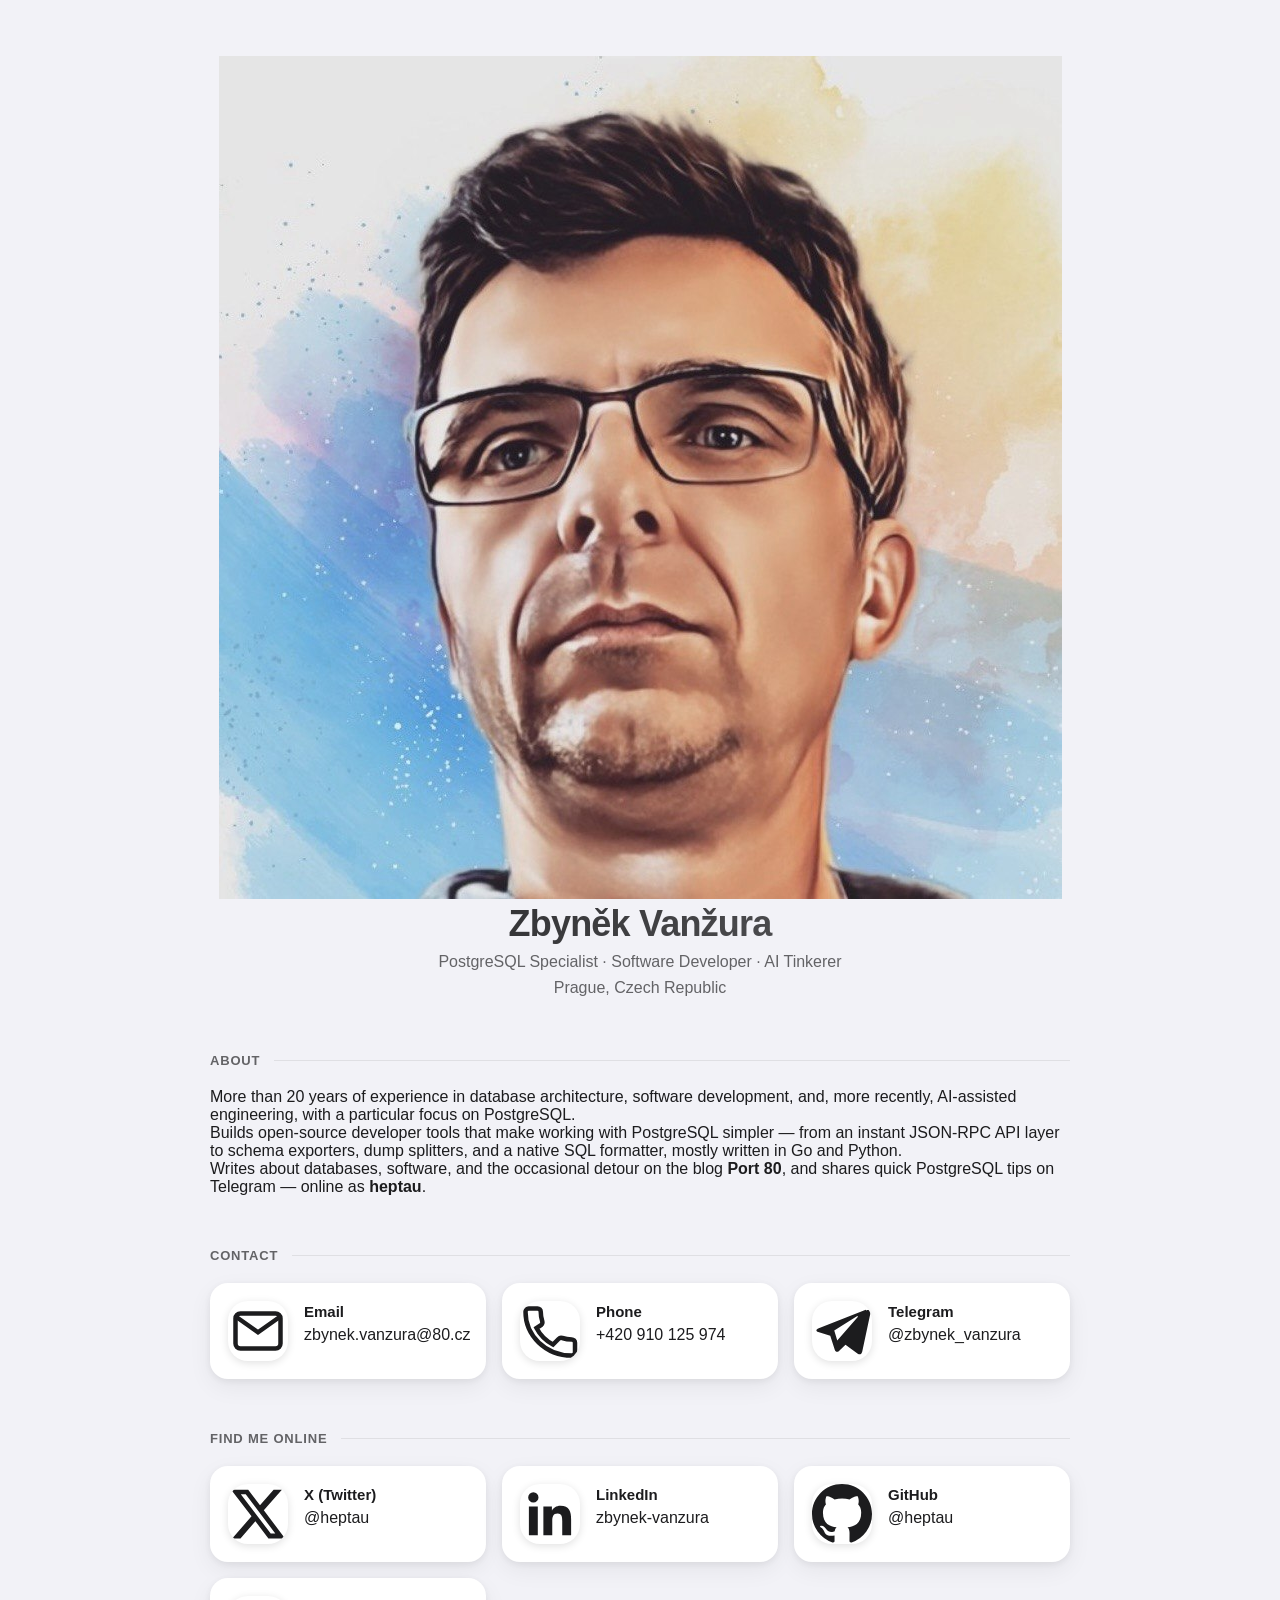
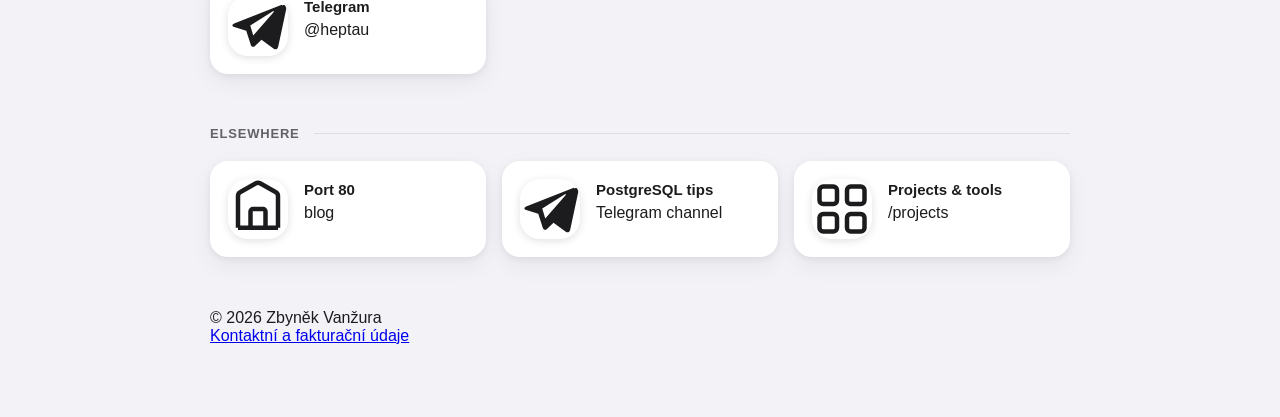
<file: docs/index.html>
<!doctype html>
<html lang="en">
	<head>
		<meta charset="UTF-8" />
		<meta name="viewport" content="width=device-width, initial-scale=1.0" />
		<title>Zbyněk Vanžura</title>
		<link rel="stylesheet" href="style.css" />
		<link rel="icon" href="img/favicon.png" />
		<link rel="apple-touch-icon" href="img/apple-touch-icon.png" />
	</head>
	<body>
		<div class="container">
			<header>
				<div class="avatar"><img src="img/zbynek-vanzura.jpg" alt="Zbyněk Vanžura" /></div>
				<h1>Zbyněk Vanžura</h1>
				<p class="tagline">PostgreSQL Specialist · Software Developer · AI Tinkerer</p>
				<p class="location">Prague, Czech Republic</p>
			</header>

			<section class="section">
				<div class="section-header">
					<span class="section-title">About</span>
					<div class="section-line"></div>
				</div>
				<div class="about-card">
					<p>
						More than 20 years of experience in database architecture,
						software development, and, more recently, AI-assisted
						engineering, with a particular focus on PostgreSQL.
					</p>
					<p>
						Builds open-source developer tools that make working with
						PostgreSQL simpler — from an instant JSON-RPC API layer to schema
						exporters, dump splitters, and a native SQL formatter, mostly
						written in Go and Python.
					</p>
					<p>
						Writes about databases, software, and the occasional detour on
						the blog <strong>Port 80</strong>, and shares quick PostgreSQL
						tips on Telegram — online as <strong>heptau</strong>.
					</p>
				</div>
			</section>

			<section class="section">
				<div class="section-header">
					<span class="section-title">Contact</span>
					<div class="section-line"></div>
				</div>
				<div class="card-grid">
					<a class="card-item" href="mailto:zbynek.vanzura@80.cz">
						<div class="card-icon">
							<svg viewBox="0 0 24 24" fill="none" stroke="currentColor" stroke-width="1.8" aria-hidden="true">
								<rect x="3" y="5" width="18" height="14" rx="2"/>
								<path d="m3.5 6.5 8.5 6 8.5-6"/>
							</svg>
						</div>
						<div class="card-body">
							<div class="card-name">Email</div>
							<div class="card-handle">zbynek.vanzura@80.cz</div>
						</div>
					</a>
					<a class="card-item" href="tel:+420910125974">
						<div class="card-icon">
							<svg viewBox="0 0 24 24" fill="none" stroke="currentColor" stroke-width="1.8" aria-hidden="true">
								<path d="M6.6 10.8a15.3 15.3 0 0 0 6.6 6.6l2.2-2.2a1.5 1.5 0 0 1 1.5-.4c1.2.4 2.5.6 3.8.6a1.3 1.3 0 0 1 1.3 1.3V20.5a1.3 1.3 0 0 1-1.3 1.3C10.2 21.8 2.2 13.8 2.2 4.3A1.3 1.3 0 0 1 3.5 3H7a1.3 1.3 0 0 1 1.3 1.3c0 1.3.2 2.6.6 3.8a1.5 1.5 0 0 1-.4 1.5Z"/>
							</svg>
						</div>
						<div class="card-body">
							<div class="card-name">Phone</div>
							<div class="card-handle">+420 910 125 974</div>
						</div>
					</a>
					<a class="card-item" href="https://t.me/zbynek_vanzura" target="_blank" rel="noopener">
						<div class="card-icon">
							<svg viewBox="0 0 24 24" fill="currentColor" aria-hidden="true">
								<path d="M21.5 3.5 2.7 10.9c-1.2.5-1.2 1.2-.2 1.5l4.8 1.5 1.8 5.6c.2.6.5.8.9.8.5 0 .7-.2 1-.5l2.4-2.3 4.9 3.6c.9.5 1.5.2 1.8-.9l3.2-15c.3-1.3-.5-1.9-1.5-1.4Zm-11.4 12.3-1.2-4 8.9-5.6c.4-.3.8-.1.5.2l-8.2 9.4Z"/>
							</svg>
						</div>
						<div class="card-body">
							<div class="card-name">Telegram</div>
							<div class="card-handle">@zbynek_vanzura</div>
						</div>
					</a>
				</div>
			</section>

			<section class="section">
				<div class="section-header">
					<span class="section-title">Find me online</span>
					<div class="section-line"></div>
				</div>
				<div class="card-grid">
					<a class="card-item" href="https://x.com/heptau" target="_blank" rel="noopener">
						<div class="card-icon">
							<svg viewBox="0 0 24 24" fill="currentColor" aria-hidden="true">
								<path d="M18.244 2.25h3.308l-7.227 8.26 8.502 11.24H16.17l-5.214-6.817L4.99 21.75H1.68l7.73-8.835L1.254 2.25H8.08l4.713 6.231zm-1.161 17.52h1.833L7.084 4.126H5.117z"/>
							</svg>
						</div>
						<div class="card-body">
							<div class="card-name">X (Twitter)</div>
							<div class="card-handle">@heptau</div>
						</div>
					</a>
					<a class="card-item" href="https://www.linkedin.com/in/zbynek-vanzura" target="_blank" rel="noopener">
						<div class="card-icon">
							<svg viewBox="0 0 24 24" fill="currentColor" aria-hidden="true">
								<path d="M20.447 20.452h-3.554v-5.569c0-1.328-.027-3.037-1.852-3.037-1.853 0-2.136 1.445-2.136 2.939v5.667H9.351V9h3.414v1.561h.046c.477-.9 1.637-1.85 3.37-1.85 3.601 0 4.267 2.37 4.267 5.455v6.286zM5.337 7.433a2.062 2.062 0 1 1 0-4.124 2.062 2.062 0 0 1 0 4.124zM7.119 20.452H3.554V9h3.565v11.452z"/>
							</svg>
						</div>
						<div class="card-body">
							<div class="card-name">LinkedIn</div>
							<div class="card-handle">zbynek-vanzura</div>
						</div>
					</a>
					<a class="card-item" href="https://github.com/heptau" target="_blank" rel="noopener">
						<div class="card-icon">
							<svg viewBox="0 0 16 16" fill="currentColor" aria-hidden="true">
								<path d="M8 0c4.42 0 8 3.58 8 8a8.013 8.013 0 0 1-5.45 7.59c-.4.08-.55-.17-.55-.38 0-.27.01-1.13.01-2.2 0-.75-.25-1.23-.54-1.48 1.78-.2 3.65-.88 3.65-3.95 0-.88-.31-1.59-.82-2.15.08-.2.36-1.02-.08-2.12 0 0-.67-.22-2.2.82-.64-.18-1.32-.27-2-.27-.68 0-1.36.09-2 .27-1.53-1.03-2.2-.82-2.2-.82-.44 1.1-.16 1.92-.08 2.12-.51.56-.82 1.28-.82 2.15 0 3.06 1.86 3.75 3.64 3.95-.23.2-.44.55-.51 1.07-.46.21-1.61.55-2.33-.66-.15-.24-.6-.83-1.23-.82-.67.01-.27.38.01.53.34.19.73.9.82 1.13.16.45.68 1.31 2.69.94 0 .67.01 1.3.01 1.49 0 .21-.15.45-.55.38A7.995 7.995 0 0 1 0 8c0-4.42 3.58-8 8-8Z"/>
							</svg>
						</div>
						<div class="card-body">
							<div class="card-name">GitHub</div>
							<div class="card-handle">@heptau</div>
						</div>
					</a>
					<a class="card-item" href="https://t.me/heptau" target="_blank" rel="noopener">
						<div class="card-icon">
							<svg viewBox="0 0 24 24" fill="currentColor" aria-hidden="true">
								<path d="M21.5 3.5 2.7 10.9c-1.2.5-1.2 1.2-.2 1.5l4.8 1.5 1.8 5.6c.2.6.5.8.9.8.5 0 .7-.2 1-.5l2.4-2.3 4.9 3.6c.9.5 1.5.2 1.8-.9l3.2-15c.3-1.3-.5-1.9-1.5-1.4Zm-11.4 12.3-1.2-4 8.9-5.6c.4-.3.8-.1.5.2l-8.2 9.4Z"/>
							</svg>
						</div>
						<div class="card-body">
							<div class="card-name">Telegram</div>
							<div class="card-handle">@heptau</div>
						</div>
					</a>
				</div>
			</section>

			<section class="section">
				<div class="section-header">
					<span class="section-title">Elsewhere</span>
					<div class="section-line"></div>
				</div>
				<div class="card-grid">
					<a class="card-item" href="https://port.80.cz" target="_blank" rel="noopener">
						<div class="card-icon">
							<svg viewBox="0 0 24 24" fill="none" stroke="currentColor" stroke-width="1.8" aria-hidden="true">
								<path d="M4 19.5V6.8c0-.7.4-1.3 1-1.6l6-3.4a2 2 0 0 1 2 0l6 3.4c.6.3 1 .9 1 1.6v12.7"/>
								<path d="M4 19.5h16M9 19.5V13a1 1 0 0 1 1-1h4a1 1 0 0 1 1 1v6.5"/>
							</svg>
						</div>
						<div class="card-body">
							<div class="card-name">Port 80</div>
							<div class="card-handle">blog</div>
						</div>
					</a>
					<a class="card-item" href="https://t.me/postgresqltips" target="_blank" rel="noopener">
						<div class="card-icon">
							<svg viewBox="0 0 24 24" fill="currentColor" aria-hidden="true">
								<path d="M21.5 3.5 2.7 10.9c-1.2.5-1.2 1.2-.2 1.5l4.8 1.5 1.8 5.6c.2.6.5.8.9.8.5 0 .7-.2 1-.5l2.4-2.3 4.9 3.6c.9.5 1.5.2 1.8-.9l3.2-15c.3-1.3-.5-1.9-1.5-1.4Zm-11.4 12.3-1.2-4 8.9-5.6c.4-.3.8-.1.5.2l-8.2 9.4Z"/>
							</svg>
						</div>
						<div class="card-body">
							<div class="card-name">PostgreSQL tips</div>
							<div class="card-handle">Telegram channel</div>
						</div>
					</a>
					<a class="card-item" href="projects/">
						<div class="card-icon">
							<svg viewBox="0 0 24 24" fill="none" stroke="currentColor" stroke-width="1.8" aria-hidden="true">
								<rect x="3" y="3" width="7" height="7" rx="1.5"/>
								<rect x="14" y="3" width="7" height="7" rx="1.5"/>
								<rect x="3" y="14" width="7" height="7" rx="1.5"/>
								<rect x="14" y="14" width="7" height="7" rx="1.5"/>
							</svg>
						</div>
						<div class="card-body">
							<div class="card-name">Projects & tools</div>
							<div class="card-handle">/projects</div>
						</div>
					</a>
				</div>
			</section>

			<footer>
				<p>&copy; 2026 Zbyněk Vanžura</p>
				<p><a href="kontakt/">Kontaktní a fakturační údaje</a></p>
			</footer>
		</div>

		<script src="script.js"></script>
	</body>
</html>
</file>
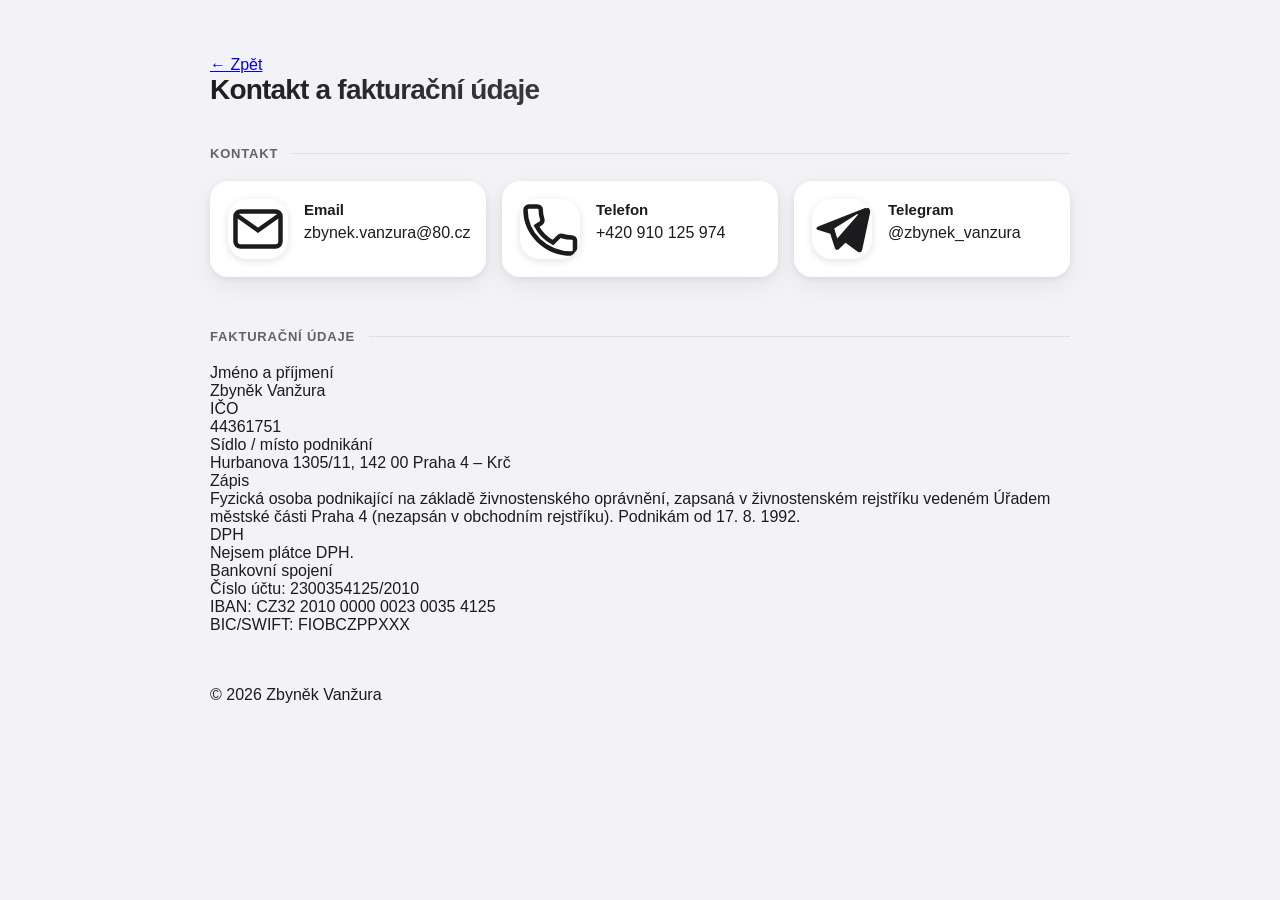
<file: docs/kontakt/index.html>
<!doctype html>
<html lang="cs">
	<head>
		<meta charset="UTF-8" />
		<meta name="viewport" content="width=device-width, initial-scale=1.0" />
		<title>Kontakt — Zbyněk Vanžura</title>
		<link rel="stylesheet" href="../style.css" />
		<link rel="icon" href="../img/favicon.png" />
		<link rel="apple-touch-icon" href="../img/apple-touch-icon.png" />
	</head>
	<body>
		<div class="container">
			<a class="back-link" href="..">&larr; Zpět</a>

			<header style="text-align:left; margin-bottom: 40px;">
				<h1 style="font-size: 28px;">Kontakt a fakturační údaje</h1>
			</header>

			<section class="section">
				<div class="section-header">
					<span class="section-title">Kontakt</span>
					<div class="section-line"></div>
				</div>
				<div class="card-grid">
					<a class="card-item" href="mailto:zbynek.vanzura@80.cz">
						<div class="card-icon">
							<svg viewBox="0 0 24 24" fill="none" stroke="currentColor" stroke-width="1.8" aria-hidden="true">
								<rect x="3" y="5" width="18" height="14" rx="2"/>
								<path d="m3.5 6.5 8.5 6 8.5-6"/>
							</svg>
						</div>
						<div class="card-body">
							<div class="card-name">Email</div>
							<div class="card-handle">zbynek.vanzura@80.cz</div>
						</div>
					</a>
					<a class="card-item" href="tel:+420910125974">
						<div class="card-icon">
							<svg viewBox="0 0 24 24" fill="none" stroke="currentColor" stroke-width="1.8" aria-hidden="true">
								<path d="M6.6 10.8a15.3 15.3 0 0 0 6.6 6.6l2.2-2.2a1.5 1.5 0 0 1 1.5-.4c1.2.4 2.5.6 3.8.6a1.3 1.3 0 0 1 1.3 1.3V20.5a1.3 1.3 0 0 1-1.3 1.3C10.2 21.8 2.2 13.8 2.2 4.3A1.3 1.3 0 0 1 3.5 3H7a1.3 1.3 0 0 1 1.3 1.3c0 1.3.2 2.6.6 3.8a1.5 1.5 0 0 1-.4 1.5Z"/>
							</svg>
						</div>
						<div class="card-body">
							<div class="card-name">Telefon</div>
							<div class="card-handle">+420 910 125 974</div>
						</div>
					</a>
					<a class="card-item" href="https://t.me/zbynek_vanzura" target="_blank" rel="noopener">
						<div class="card-icon">
							<svg viewBox="0 0 24 24" fill="currentColor" aria-hidden="true">
								<path d="M21.5 3.5 2.7 10.9c-1.2.5-1.2 1.2-.2 1.5l4.8 1.5 1.8 5.6c.2.6.5.8.9.8.5 0 .7-.2 1-.5l2.4-2.3 4.9 3.6c.9.5 1.5.2 1.8-.9l3.2-15c.3-1.3-.5-1.9-1.5-1.4Zm-11.4 12.3-1.2-4 8.9-5.6c.4-.3.8-.1.5.2l-8.2 9.4Z"/>
							</svg>
						</div>
						<div class="card-body">
							<div class="card-name">Telegram</div>
							<div class="card-handle">@zbynek_vanzura</div>
						</div>
					</a>
				</div>
			</section>

			<section class="section">
				<div class="section-header">
					<span class="section-title">Fakturační údaje</span>
					<div class="section-line"></div>
				</div>
				<div class="about-card">
					<dl class="fact-list">
						<dt>Jméno a příjmení</dt>
						<dd>Zbyněk Vanžura</dd>

						<dt>IČO</dt>
						<dd>44361751</dd>

						<dt>Sídlo / místo podnikání</dt>
						<dd>Hurbanova 1305/11, 142&nbsp;00 Praha&nbsp;4 &ndash; Krč</dd>

						<dt>Zápis</dt>
						<dd>
							Fyzická osoba podnikající na základě živnostenského
							oprávnění, zapsaná v&nbsp;živnostenském rejstříku vedeném
							Úřadem městské části Praha&nbsp;4 (nezapsán v&nbsp;obchodním
							rejstříku). Podnikám od 17.&nbsp;8.&nbsp;1992.
						</dd>

						<dt>DPH</dt>
						<dd>Nejsem plátce DPH.</dd>

						<dt>Bankovní spojení</dt>
						<dd>
							Číslo účtu: 2300354125/2010<br />
							IBAN: CZ32&nbsp;2010&nbsp;0000&nbsp;0023&nbsp;0035&nbsp;4125<br />
							BIC/SWIFT: FIOBCZPPXXX
						</dd>
					</dl>
				</div>
			</section>

			<footer>
				<p>&copy; 2026 Zbyněk Vanžura</p>
			</footer>
		</div>

		<script src="../script.js"></script>
	</body>
</html>
</file>
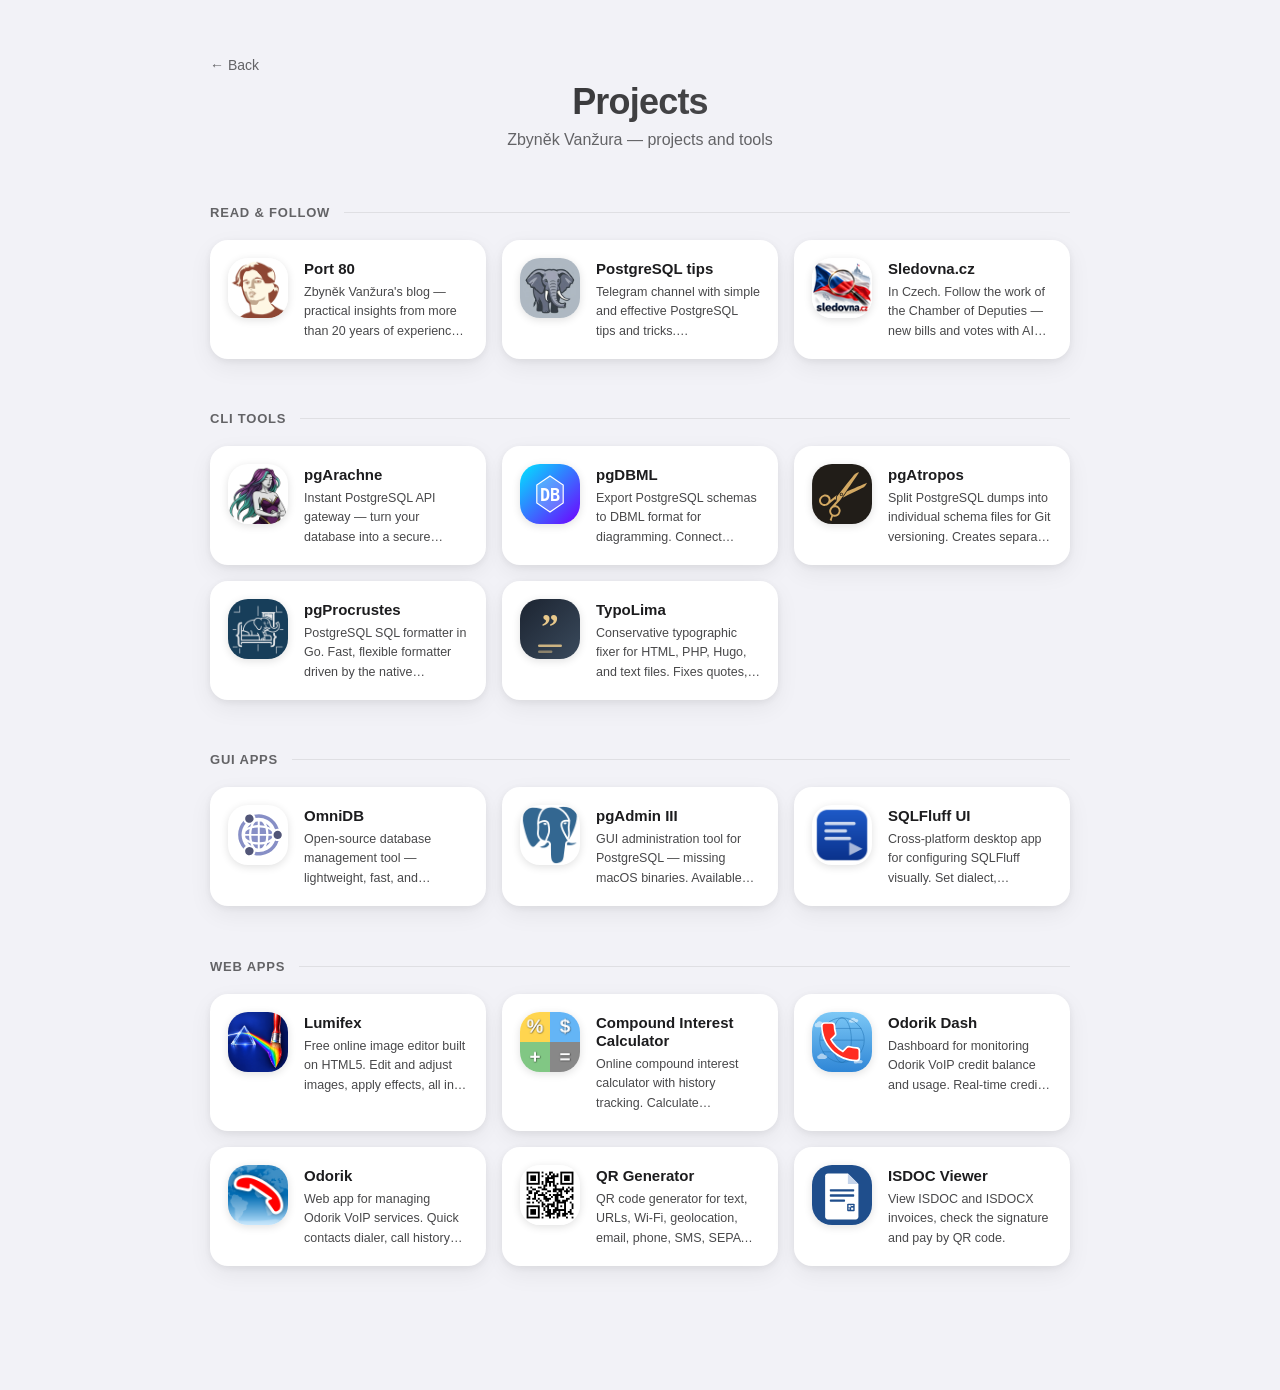
<file: docs/projects/index.html>
<!doctype html>
<html lang="en">
	<head>
		<meta charset="UTF-8" />
		<meta name="viewport" content="width=device-width, initial-scale=1.0" />
		<title>Projects — Zbyněk Vanžura</title>
		<link rel="stylesheet" href="style.css" />
		<link rel="icon" href="icons/pgarachne.png" />
		<style>
			.back-link {
				display: inline-block;
				margin-bottom: 8px;
				font-size: 14px;
				color: var(--text-secondary);
				text-decoration: none;
			}
			.back-link:hover {
				color: var(--accent);
			}
		</style>
	</head>
	<body>
		<div class="container">
			<a class="back-link" href="..">&larr; Back</a>

			<header>
				<h1>Projects</h1>
				<p>Zbyněk Vanžura — projects and tools</p>
			</header>

			<section class="section">
				<div class="section-header">
					<span class="section-title">Read &amp; Follow</span>
					<div class="section-line"></div>
				</div>
				<div class="card-grid">
					<a
						class="card-item"
						href="https://port.80.cz"
						target="_blank"
						rel="noopener"
					>
						<div class="card-icon">
							<img src="icons/port.png" alt="Port" />
						</div>
						<div class="card-body">
							<div class="card-name">Port 80</div>
							<div class="card-desc">
								Zbyněk Vanžura's blog — practical insights from more than 20 years of experience, mostly about PostgreSQL, software development, and AI, but occasionally also about other topics worth reflecting on.
							</div>
						</div>
					</a>
					<a
						class="card-item"
						href="https://t.me/postgresqltips"
						target="_blank"
						rel="noopener"
					>
						<div class="card-icon">
							<img src="icons/postgresqltips.jpg" alt="PostgreSQL tips" />
						</div>
						<div class="card-body">
							<div class="card-name">PostgreSQL tips</div>
							<div class="card-desc">
								Telegram channel with simple and effective PostgreSQL
								tips and tricks. @postgresqltips
							</div>
						</div>
					</a>
					<a
						class="card-item"
						href="https://www.sledovna.cz"
						target="_blank"
						rel="noopener"
					>
						<div class="card-icon">
							<img src="icons/sledovna.png" alt="Sledovna.cz" />
						</div>
						<div class="card-body">
							<div class="card-name">Sledovna.cz</div>
							<div class="card-desc">
								In Czech. Follow the work of the Chamber of Deputies —
								new bills and votes with AI commentary.
							</div>
						</div>
					</a>
				</div>
			</section>

			<section class="section">
				<div class="section-header">
					<span class="section-title">CLI Tools</span>
					<div class="section-line"></div>
				</div>
				<div class="card-grid">
					<a
						class="card-item"
						href="https://www.pgarachne.com"
						target="_blank"
						rel="noopener"
					>
						<div class="card-icon">
							<img src="icons/pgarachne.png" alt="pgArachne" />
						</div>
						<div class="card-body">
							<div class="card-name">pgArachne</div>
							<div class="card-desc">
								Instant PostgreSQL API gateway — turn your database into
								a secure JSON-RPC API with zero boilerplate. Native MCP
								support for AI clients (Claude,	Cursor), real-time SSE
								notifications, and database-native auth with RLS.
							</div>
						</div>
					</a>
					<a
						class="card-item"
						href="https://pg_dbml.80.cz"
						target="_blank"
						rel="noopener"
					>
						<div class="card-icon">
							<img src="icons/pg_dbml.svg" alt="pgDBML" />
						</div>
						<div class="card-body">
							<div class="card-name">pgDBML</div>
							<div class="card-desc">
								Export PostgreSQL schemas to DBML format for
								diagramming. Connect directly to a database or parse
								pg_dump output. Generates clean DBML ready for
								dbdiagram.io, Mermaid, or other visualization tools.
							</div>
						</div>
					</a>
					<a
						class="card-item"
						href="https://pg_atropos.80.cz"
						target="_blank"
						rel="noopener"
					>
						<div class="card-icon">
							<img src="icons/pg_atropos.svg" alt="pgAtropos" />
						</div>
						<div class="card-body">
							<div class="card-name">pgAtropos</div>
							<div class="card-desc">
								Split PostgreSQL dumps into individual schema files for
								Git versioning. Creates separate files per object —
								tables, functions, indexes — ready for version control
								and code review.
							</div>
						</div>
					</a>
					<a
						class="card-item"
						href="https://pg_procrustes.80.cz"
						target="_blank"
						rel="noopener"
					>
						<div class="card-icon">
							<img src="icons/pg_procrustes.png" alt="pg_procrustes" />
						</div>
						<div class="card-body">
							<div class="card-name">pgProcrustes</div>
							<div class="card-desc">
								PostgreSQL SQL formatter in Go. Fast, flexible formatter driven by the native PostgreSQL parser. Supports keyword casing, data type formatting, layout, and clause breaking.
							</div>
						</div>
					</a>
					<a
						class="card-item"
						href="https://typolima.80.cz"
						target="_blank"
						rel="noopener"
					>
						<div class="card-icon">
							<img src="icons/typolima.svg" alt="TypoLima" />
						</div>
						<div class="card-body">
							<div class="card-name">TypoLima</div>
							<div class="card-desc">
								Conservative typographic fixer for HTML, PHP, Hugo, and
								text files. Fixes quotes, dashes, non-breaking spaces,
								ellipses for 33+ languages. Only touches text content —
								never code, tags, or template variables.
							</div>
						</div>
					</a>
				</div>
			</section>

			<section class="section">
				<div class="section-header">
					<span class="section-title">GUI Apps</span>
					<div class="section-line"></div>
				</div>
				<div class="card-grid">
					<a
						class="card-item"
						href="https://www.omnidb.net"
						target="_blank"
						rel="noopener"
					>
						<div class="card-icon">
							<img src="icons/omnidb.svg" alt="OmniDB" />
						</div>
						<div class="card-body">
							<div class="card-name">OmniDB</div>
							<div class="card-desc">
								Open-source database management tool — lightweight,
								fast, and collaborative. Web-based GUI for PostgreSQL
								with schema browser, query editor, data explorer, and
								multi-user support.
							</div>
						</div>
					</a>
					<a
						class="card-item"
						href="https://pgadmin3.80.cz"
						target="_blank"
						rel="noopener"
					>
						<div class="card-icon">
							<img src="icons/pgadmin3.png" alt="pgAdmin3" />
						</div>
						<div class="card-body">
							<div class="card-name">pgAdmin III</div>
							<div class="card-desc">
								GUI administration tool for PostgreSQL — missing macOS binaries.
								Available via pre-compiled app or Homebrew installation.
							</div>
						</div>
					</a>
					<a
						class="card-item"
						href="https://sqlfluffui.80.cz"
						target="_blank"
						rel="noopener"
					>
						<div class="card-icon">
							<img src="icons/sqlfluffui.png" alt="SQLFluff UI" />
						</div>
						<div class="card-body">
							<div class="card-name">SQLFluff UI</div>
							<div class="card-desc">
								Cross-platform desktop app for configuring SQLFluff
								visually. Set dialect, indentation, and layout rules —
								see formatted SQL live. Built with Python and PySide6,
								no command-line knowledge required.
							</div>
						</div>
					</a>
				</div>
			</section>

			<section class="section">
				<div class="section-header">
					<span class="section-title">Web Apps</span>
					<div class="section-line"></div>
				</div>
				<div class="card-grid">
					<a
						class="card-item"
						href="https://lumifex.80.cz"
						target="_blank"
						rel="noopener"
					>
						<div class="card-icon">
							<img src="icons/lumifex.png" alt="Lumifex" />
						</div>
						<div class="card-body">
							<div class="card-name">Lumifex</div>
							<div class="card-desc">
								Free online image editor built on HTML5. Edit and
								adjust images, apply effects, all in the browser
								without installing anything.
							</div>
						</div>
					</a>
					<a
						class="card-item"
						href="https://compound-interest-calculator.80.cz"
						target="_blank"
						rel="noopener"
					>
						<div class="card-icon">
							<img
								src="icons/compound-interest-calculator.png"
								alt="Compound Interest Calculator"
							/>
						</div>
						<div class="card-body">
							<div class="card-name">Compound Interest Calculator</div>
							<div class="card-desc">
								Online compound interest calculator with history
								tracking. Calculate investment growth from initial
								deposit, contributions, rate, and time. PWA installable,
								works offline, includes calculation history.
							</div>
						</div>
					</a>
					<a
						class="card-item"
						href="https://odorik-dash.80.cz"
						target="_blank"
						rel="noopener"
					>
						<div class="card-icon">
							<img src="icons/odorik-dash.svg" alt="Odorik Dash" />
						</div>
						<div class="card-body">
							<div class="card-name">Odorik Dash</div>
							<div class="card-desc">
								Dashboard for monitoring Odorik VoIP credit balance and
								usage. Real-time credit tracking, call history overview,
								and service status for Odorik.cz customers.
							</div>
						</div>
					</a>
					<a
						class="card-item"
						href="https://odorik.80.cz"
						target="_blank"
						rel="noopener"
					>
						<div class="card-icon">
							<img src="icons/odorik.png" alt="Odorik" />
						</div>
						<div class="card-body">
							<div class="card-name">Odorik</div>
							<div class="card-desc">
								Web app for managing Odorik VoIP services. Quick
								contacts dialer, call history with recordings, SMS
								composer with character counter, and account settings.
							</div>
						</div>
					</a>
					<a
						class="card-item"
						href="https://qr-generator.80.cz"
						target="_blank"
						rel="noopener"
					>
						<div class="card-icon">
							<img src="icons/qr-generator.png" alt="QR Generator" />
						</div>
						<div class="card-body">
							<div class="card-name">QR Generator</div>
							<div class="card-desc">
								QR code generator for text, URLs, Wi-Fi, geolocation,
								email, phone, SMS, SEPA payments, and Czech QR payments.
								Customizable colors and error correction with PNG
								download.
							</div>
						</div>
					</a>
					<a
						class="card-item"
						href="https://isdoc.80.cz"
						target="_blank"
						rel="noopener"
					>
						<div class="card-icon">
							<img src="icons/isdoc.svg" alt="ISDOC Viewer" />
						</div>
						<div class="card-body">
							<div class="card-name">ISDOC Viewer</div>
							<div class="card-desc">
								View ISDOC and ISDOCX invoices, check the signature
								and pay by QR code.
							</div>
						</div>
					</a>
				</div>
			</section>
		</div>

		<script src="script.js"></script>
	</body>
</html>
</file>
<file: docs/style.css>
:root {
	--bg: #f2f2f7;
	--card-bg: #ffffff;
	--card-shadow: 0 2px 8px rgba(0, 0, 0, 0.07), 0 8px 24px rgba(0, 0, 0, 0.06);
	--card-shadow-hover:
		0 4px 16px rgba(0, 0, 0, 0.1), 0 16px 40px rgba(0, 0, 0, 0.1);
	--text: #1c1c1e;
	--text-secondary: #636366;
	--text-desc: #48484a;
	--section-title: #3a3a3c;
	--section-title-line: rgba(0, 0, 0, 0.08);
	--accent: #0071e3;
	--icon-radius: 20px;
	--icon-size: 60px;
}

@media (prefers-color-scheme: dark) {
	:root {
		--bg: #000000;
		--card-bg: #1c1c1e;
		--card-shadow:
			0 2px 8px rgba(0, 0, 0, 0.3), 0 8px 24px rgba(0, 0, 0, 0.25);
		--card-shadow-hover:
			0 4px 16px rgba(0, 0, 0, 0.45), 0 16px 40px rgba(0, 0, 0, 0.35);
		--text: #f2f2f7;
		--text-secondary: #8e8e93;
		--text-desc: #aeaeb2;
		--section-title: #8e8e93;
		--section-title-line: rgba(255, 255, 255, 0.08);
		--accent: #2997ff;
	}
}

* {
	margin: 0;
	padding: 0;
	box-sizing: border-box;
}

body {
	font-family:
		-apple-system, BlinkMacSystemFont, "Segoe UI", Roboto, Helvetica, Arial,
		sans-serif;
	background: var(--bg);
	color: var(--text);
	min-height: 100vh;
	padding: 56px 24px 72px;
	transition:
		background 0.3s,
		color 0.3s;
}

.container {
	max-width: 860px;
	margin: 0 auto;
}

/* ── Header ── */
header {
	text-align: center;
	margin-bottom: 56px;
}

.js-ready header {
	/* overriding default */
	opacity: 0;
	transform: translateY(-20px);
	animation: fadeDown 0.6s cubic-bezier(0.34, 1.3, 0.64, 1) 0.05s forwards;
}

header h1 {
	font-size: 36px;
	font-weight: 700;
	letter-spacing: -0.8px;
	background: linear-gradient(
		135deg,
		var(--text) 0%,
		var(--text-secondary) 100%
	);
	-webkit-background-clip: text;
	-webkit-text-fill-color: transparent;
	background-clip: text;
}

header p {
	color: var(--text-secondary);
	font-size: 16px;
	margin-top: 8px;
	font-weight: 400;
}

/* ── Section ── */
.section {
	margin-bottom: 52px;
}

.js-ready .section {
	opacity: 0;
	transform: translateY(24px);
}

.js-ready .section.visible {
	animation: fadeUp 0.5s cubic-bezier(0.34, 1.2, 0.64, 1) forwards;
}

.section-header {
	display: flex;
	align-items: center;
	gap: 14px;
	margin-bottom: 20px;
}

.section-title {
	font-size: 13px;
	font-weight: 600;
	color: var(--text-secondary);
	text-transform: uppercase;
	letter-spacing: 0.8px;
	white-space: nowrap;
}

.section-line {
	flex: 1;
	height: 1px;
	background: var(--section-title-line);
}

/* ── Card Grid ── */
.card-grid {
	display: grid;
	grid-template-columns: repeat(auto-fill, minmax(240px, 1fr));
	gap: 16px;
}

/* ── Card ── */
.card-item {
	display: flex;
	align-items: flex-start;
	gap: 16px;
	background: var(--card-bg);
	border-radius: 18px;
	padding: 18px;
	text-decoration: none;
	color: var(--text);
	box-shadow: var(--card-shadow);
	transition:
		transform 0.22s cubic-bezier(0.34, 1.4, 0.64, 1),
		box-shadow 0.22s ease,
		background 0.3s;
	will-change: transform;
}

.js-ready .card-item {
	opacity: 0;
	transform: translateY(16px) scale(0.97);
}

.js-ready .card-item.visible {
	animation: cardIn 0.45s cubic-bezier(0.34, 1.3, 0.64, 1) forwards;
}

.card-item:hover {
	transform: translateY(-3px) scale(1.015);
	box-shadow: var(--card-shadow-hover);
}

.card-item:active {
	transform: scale(0.97);
	box-shadow: var(--card-shadow);
}

/* ── Card Icon ── */
.card-icon {
	flex-shrink: 0;
	width: var(--icon-size);
	height: var(--icon-size);
	border-radius: var(--icon-radius);
	overflow: hidden;
	box-shadow: 0 2px 8px rgba(0, 0, 0, 0.12);
}

.card-icon img {
	width: 100%;
	height: 100%;
	object-fit: cover;
	pointer-events: none;
	display: block;
}

/* ── Card Body ── */
.card-body {
	flex: 1;
	min-width: 0;
	padding-top: 2px;
}

.card-name {
	font-size: 15px;
	font-weight: 600;
	line-height: 1.2;
	margin-bottom: 5px;
	display: flex;
	align-items: center;
	gap: 6px;
}

.card-name::after {
	content: "↗";
	font-size: 11px;
	color: var(--accent);
	opacity: 0;
	transform: translate(-3px, 3px);
	transition:
		opacity 0.2s ease,
		transform 0.2s ease;
	display: inline-block;
}

.card-item:hover .card-name::after {
	opacity: 1;
	transform: translate(0, 0);
}

.card-desc {
	font-size: 12.5px;
	line-height: 1.55;
	color: var(--text-desc);
	display: -webkit-box;
	-webkit-line-clamp: 3;
	-webkit-box-orient: vertical;
	overflow: hidden;
}

/* ── Animations ── */
@keyframes fadeDown {
	to {
		opacity: 1;
		transform: translateY(0);
	}
}

@keyframes fadeUp {
	to {
		opacity: 1;
		transform: translateY(0);
	}
}

@keyframes cardIn {
	to {
		opacity: 1;
		transform: translateY(0) scale(1);
	}
}

/* ── Responsive ── */
@media (max-width: 600px) {
	body {
		padding: 36px 16px 52px;
	}

	header h1 {
		font-size: 28px;
	}

	.card-grid {
		grid-template-columns: 1fr;
		gap: 12px;
	}

	.card-item {
		padding: 15px;
	}

	:root {
		--icon-size: 52px;
		--icon-radius: 14px;
	}
}
</file>
<file: docs/projects/style.css>
:root {
	--bg: #f2f2f7;
	--card-bg: #ffffff;
	--card-shadow: 0 2px 8px rgba(0, 0, 0, 0.07), 0 8px 24px rgba(0, 0, 0, 0.06);
	--card-shadow-hover:
		0 4px 16px rgba(0, 0, 0, 0.1), 0 16px 40px rgba(0, 0, 0, 0.1);
	--text: #1c1c1e;
	--text-secondary: #636366;
	--text-desc: #48484a;
	--section-title: #3a3a3c;
	--section-title-line: rgba(0, 0, 0, 0.08);
	--accent: #0071e3;
	--icon-radius: 20px;
	--icon-size: 60px;
}

@media (prefers-color-scheme: dark) {
	:root {
		--bg: #000000;
		--card-bg: #1c1c1e;
		--card-shadow:
			0 2px 8px rgba(0, 0, 0, 0.3), 0 8px 24px rgba(0, 0, 0, 0.25);
		--card-shadow-hover:
			0 4px 16px rgba(0, 0, 0, 0.45), 0 16px 40px rgba(0, 0, 0, 0.35);
		--text: #f2f2f7;
		--text-secondary: #8e8e93;
		--text-desc: #aeaeb2;
		--section-title: #8e8e93;
		--section-title-line: rgba(255, 255, 255, 0.08);
		--accent: #2997ff;
	}
}

* {
	margin: 0;
	padding: 0;
	box-sizing: border-box;
}

body {
	font-family:
		-apple-system, BlinkMacSystemFont, "Segoe UI", Roboto, Helvetica, Arial,
		sans-serif;
	background: var(--bg);
	color: var(--text);
	min-height: 100vh;
	padding: 56px 24px 72px;
	transition:
		background 0.3s,
		color 0.3s;
}

.container {
	max-width: 860px;
	margin: 0 auto;
}

/* ── Header ── */
header {
	text-align: center;
	margin-bottom: 56px;
}

.js-ready header {
	/* overriding default */
	opacity: 0;
	transform: translateY(-20px);
	animation: fadeDown 0.6s cubic-bezier(0.34, 1.3, 0.64, 1) 0.05s forwards;
}

header h1 {
	font-size: 36px;
	font-weight: 700;
	letter-spacing: -0.8px;
	background: linear-gradient(
		135deg,
		var(--text) 0%,
		var(--text-secondary) 100%
	);
	-webkit-background-clip: text;
	-webkit-text-fill-color: transparent;
	background-clip: text;
}

header p {
	color: var(--text-secondary);
	font-size: 16px;
	margin-top: 8px;
	font-weight: 400;
}

/* ── Section ── */
.section {
	margin-bottom: 52px;
}

.js-ready .section {
	opacity: 0;
	transform: translateY(24px);
}

.js-ready .section.visible {
	animation: fadeUp 0.5s cubic-bezier(0.34, 1.2, 0.64, 1) forwards;
}

.section-header {
	display: flex;
	align-items: center;
	gap: 14px;
	margin-bottom: 20px;
}

.section-title {
	font-size: 13px;
	font-weight: 600;
	color: var(--text-secondary);
	text-transform: uppercase;
	letter-spacing: 0.8px;
	white-space: nowrap;
}

.section-line {
	flex: 1;
	height: 1px;
	background: var(--section-title-line);
}

/* ── Card Grid ── */
.card-grid {
	display: grid;
	grid-template-columns: repeat(auto-fill, minmax(240px, 1fr));
	gap: 16px;
}

/* ── Card ── */
.card-item {
	display: flex;
	align-items: flex-start;
	gap: 16px;
	background: var(--card-bg);
	border-radius: 18px;
	padding: 18px;
	text-decoration: none;
	color: var(--text);
	box-shadow: var(--card-shadow);
	transition:
		transform 0.22s cubic-bezier(0.34, 1.4, 0.64, 1),
		box-shadow 0.22s ease,
		background 0.3s;
	will-change: transform;
}

.js-ready .card-item {
	opacity: 0;
	transform: translateY(16px) scale(0.97);
}

.js-ready .card-item.visible {
	animation: cardIn 0.45s cubic-bezier(0.34, 1.3, 0.64, 1) forwards;
}

.card-item:hover {
	transform: translateY(-3px) scale(1.015);
	box-shadow: var(--card-shadow-hover);
}

.card-item:active {
	transform: scale(0.97);
	box-shadow: var(--card-shadow);
}

/* ── Card Icon ── */
.card-icon {
	flex-shrink: 0;
	width: var(--icon-size);
	height: var(--icon-size);
	border-radius: var(--icon-radius);
	overflow: hidden;
	box-shadow: 0 2px 8px rgba(0, 0, 0, 0.12);
}

.card-icon img {
	width: 100%;
	height: 100%;
	object-fit: cover;
	pointer-events: none;
	display: block;
}

/* ── Card Body ── */
.card-body {
	flex: 1;
	min-width: 0;
	padding-top: 2px;
}

.card-name {
	font-size: 15px;
	font-weight: 600;
	line-height: 1.2;
	margin-bottom: 5px;
	display: flex;
	align-items: center;
	gap: 6px;
}

.card-name::after {
	content: "↗";
	font-size: 11px;
	color: var(--accent);
	opacity: 0;
	transform: translate(-3px, 3px);
	transition:
		opacity 0.2s ease,
		transform 0.2s ease;
	display: inline-block;
}

.card-item:hover .card-name::after {
	opacity: 1;
	transform: translate(0, 0);
}

.card-desc {
	font-size: 12.5px;
	line-height: 1.55;
	color: var(--text-desc);
	display: -webkit-box;
	-webkit-line-clamp: 3;
	-webkit-box-orient: vertical;
	overflow: hidden;
}

/* ── Animations ── */
@keyframes fadeDown {
	to {
		opacity: 1;
		transform: translateY(0);
	}
}

@keyframes fadeUp {
	to {
		opacity: 1;
		transform: translateY(0);
	}
}

@keyframes cardIn {
	to {
		opacity: 1;
		transform: translateY(0) scale(1);
	}
}

/* ── Responsive ── */
@media (max-width: 600px) {
	body {
		padding: 36px 16px 52px;
	}

	header h1 {
		font-size: 28px;
	}

	.card-grid {
		grid-template-columns: 1fr;
		gap: 12px;
	}

	.card-item {
		padding: 15px;
	}

	:root {
		--icon-size: 52px;
		--icon-radius: 14px;
	}
}
</file>
